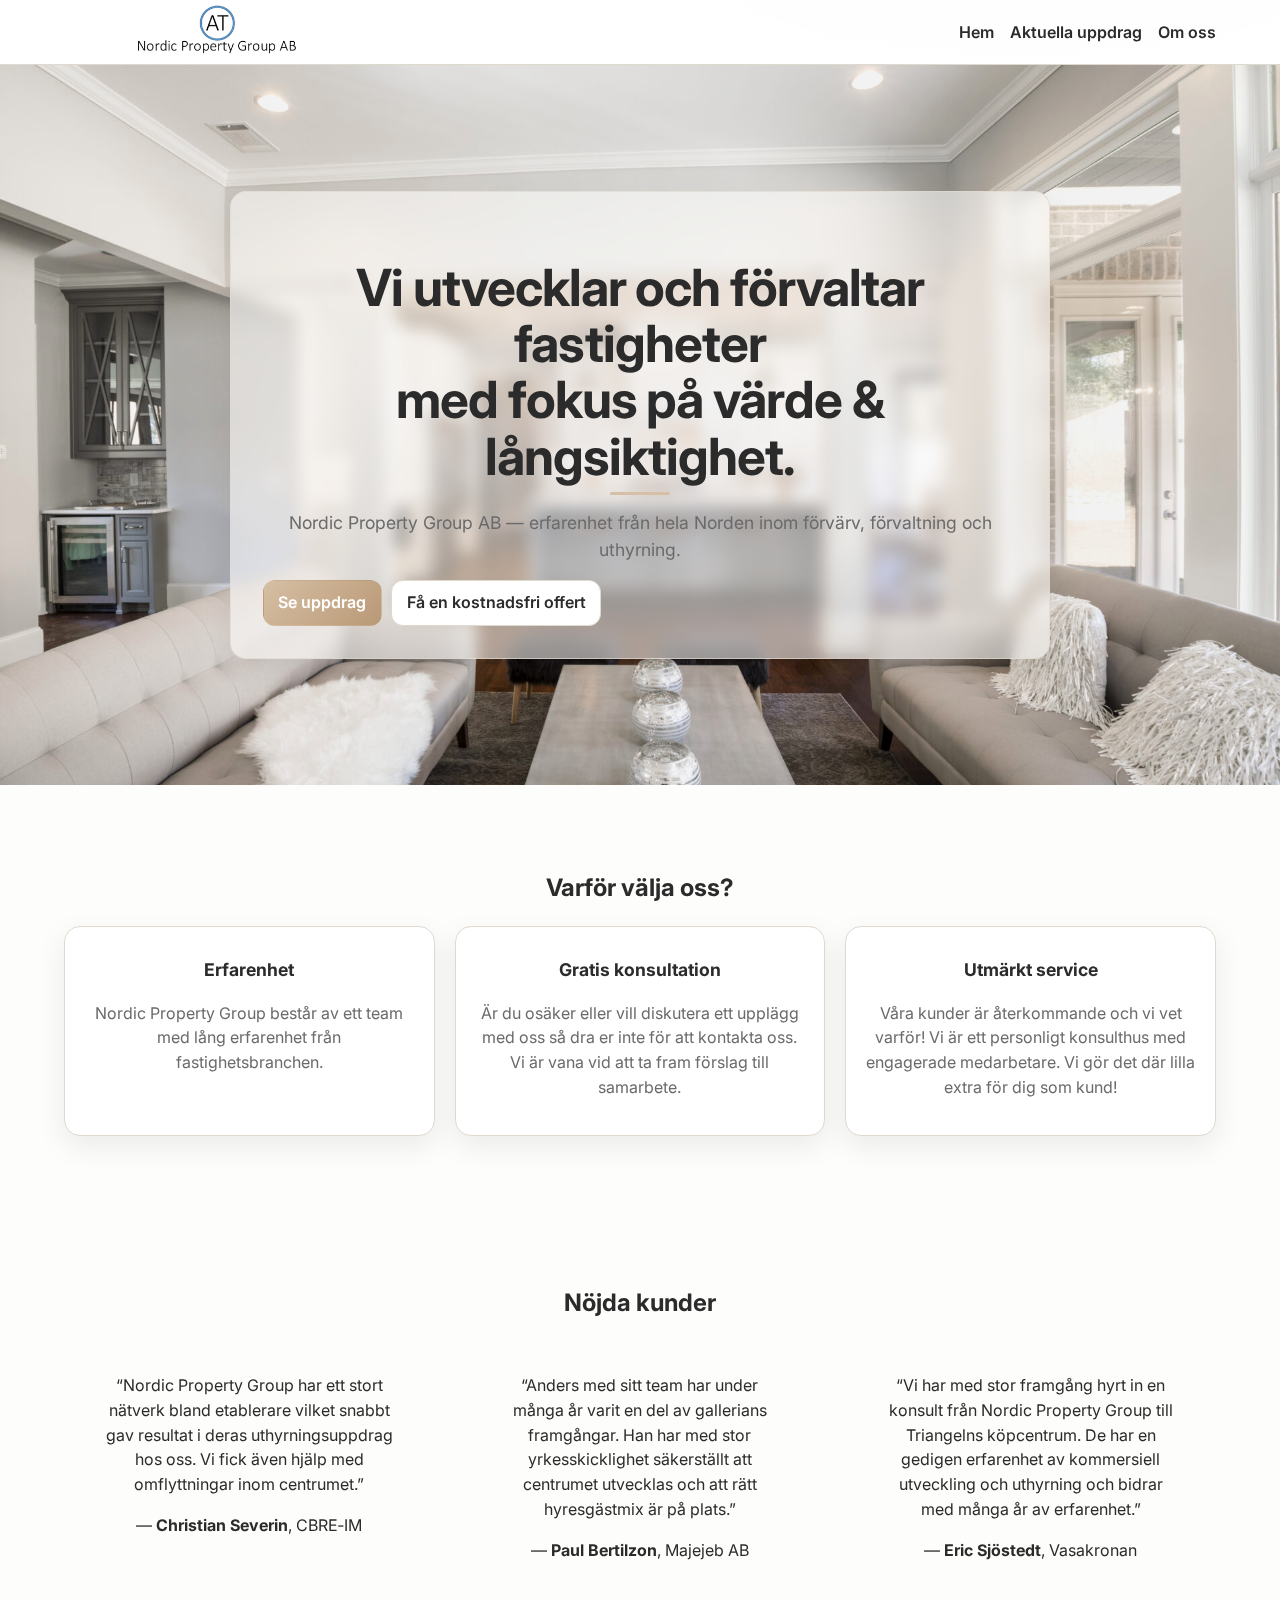
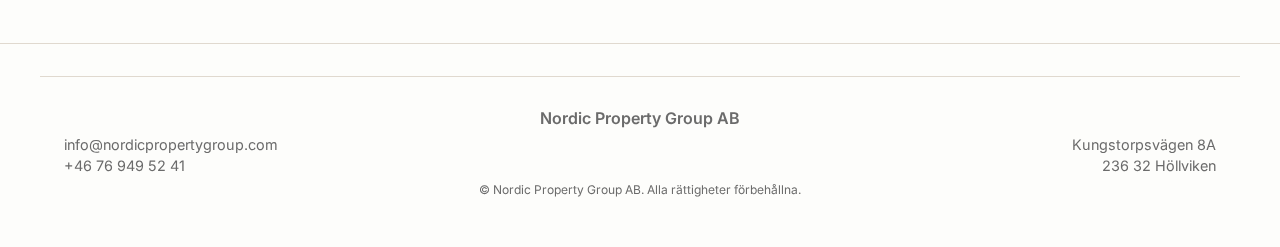
<file: index.html>
<!doctype html>
<html lang="sv" data-theme="light">
<head>
  <meta charset="utf-8" />
  <meta name="viewport" content="width=device-width, initial-scale=1" />
  <title>Nordic Property Group AB — Fastigheter</title>
  <meta name="description" content="Nordic Property Group AB — Nordisk fastighetskompetens: förvärv, förvaltning och utveckling." />
  <link rel="preconnect" href="https://fonts.gstatic.com" crossorigin>
  <link rel="stylesheet" href="styles.css">
  <link rel="stylesheet" href="https://fonts.googleapis.com/css2?family=Inter:wght@400;600;800&display=swap">
</head>
<body>
  <!-- NAV -->
  <nav class="nav">
    <div class="container nav-wrap">
      <a class="brand" href="index.html" aria-label="Nordic Property Group AB startsida">
        <img src="NPAB.png" alt="Nordic Property Group AB logotyp">
      </a>
      <div class="menu" id="menu">
        <a href="index.html">Hem</a>
        <a href="assignments.html">Aktuella uppdrag</a>
        <a href="about.html">Om oss</a>
      </div>
      <div class="nav-actions">
        <button class="burger" id="burger" aria-expanded="false" aria-controls="menu" aria-label="Öppna meny">☰</button>
      </div>
    </div>
  </nav>

  <!-- HERO -->
  <!-- HERO -->
<header class="hero hero-bg" style="--hero-img: url('fastighet.png');">
  <div class="aurora" aria-hidden="true"></div>
  <div class="container hero-inner reveal">
    <div class="hero-card">
      <h1>Vi utvecklar och förvaltar fastigheter<br><span class="muted">med fokus på värde & långsiktighet.</span></h1>
      <p>Nordic Property Group AB — erfarenhet från hela Norden inom förvärv, förvaltning och uthyrning.</p>
      <div class="cta">
        <a class="btn primary" href="assignments.html">Se uppdrag</a>
        <a class="btn" href="about.html#kontaktform">Få en kostnadsfri offert</a>
      </div>
    </div>
  </div>
</header>

  
  <!-- WHY US -->
  <section class="section">
    <div class="container">
      <h2>Varför välja oss?</h2>
      <div class="grid cards" style="margin-top:1rem">
        <article class="card">
          <h3>Erfarenhet</h3>
          <p>Nordic Property Group består av ett team med lång erfarenhet från fastighetsbranchen.</p>
        </article>
        <article class="card">
          <h3>Gratis konsultation</h3>
          <p>Är du osäker eller vill diskutera ett upplägg med oss så dra er inte för att kontakta oss. Vi är vana vid att ta fram förslag till samarbete.</p>
        </article>
        <article class="card">
          <h3>Utmärkt service</h3>
          <p>Våra kunder är återkommande och vi vet varför! Vi är ett personligt konsulthus med engagerade medarbetare. Vi gör det där lilla extra för dig som kund!</p>
        </article>
      </div></div>
    </div>
  </section>

  <!-- TESTIMONIALS / Nöjda kunder -->
  <section class="section" aria-labelledby="testi-title">
    <div class="container">
      <h2 id="testi-title">Nöjda kunder</h2>
      <div class="grid testis" style="margin-top:1rem">
        <figure class="quote">
          <p>“Nordic Property Group har ett stort nätverk bland etablerare vilket snabbt gav resultat i deras uthyrningsuppdrag hos oss. Vi fick även hjälp med omflyttningar inom centrumet.”</p>
          <figcaption>— <strong>Christian Severin</strong>, CBRE‑IM</figcaption>
        </figure>
        <figure class="quote">
          <p>“Anders med sitt team har under många år varit en del av gallerians framgångar. Han har med stor yrkesskicklighet säkerställt att centrumet utvecklas och att rätt hyresgästmix är på plats.”</p>
          <figcaption>— <strong>Paul Bertilzon</strong>, Majejeb AB</figcaption>
        </figure>
        <figure class="quote">
          <p>“Vi har med stor framgång hyrt in en konsult från Nordic Property Group till Triangelns köpcentrum. De har en gedigen erfarenhet av kommersiell utveckling och uthyrning och bidrar med många år av erfarenhet.”</p>
          <figcaption>— <strong>Eric Sjöstedt</strong>, Vasakronan</figcaption>
        </figure>
      </div>
    </div>
  </section>

<footer>
  <div class="container" style="padding:1rem 0; border-top:1px solid var(--border);">
    <h2 style="text-align:center; font-size:1rem; font-weight:600; margin-bottom:.3rem;">
      Nordic Property Group AB
    </h2>
    <div style="display:grid; grid-template-columns:auto auto; justify-content:space-between; gap:.5rem;">
      <!-- Vänster kolumn -->
      <div style="text-align:left; line-height:1.4; font-size:.9rem;">
        <div><a href="mailto:info@nordicpropertygroup.com">info@nordicpropertygroup.com</a></div>
        <div><a href="tel:+46769495241">+46 76 949 52 41</a></div>
      </div>
      <!-- Höger kolumn -->
      <div style="text-align:right; line-height:1.4; font-size:.9rem;">
        <div>Kungstorpsvägen 8A</div>
        <div>236 32 Höllviken</div>
      </div>
    </div>
    <div style="text-align:center; margin-top:.3rem; font-size:.75rem; color:var(--muted);">
      © <span id="year"></span> Nordic Property Group AB. Alla rättigheter förbehållna.
    </div>
  </div>
</footer>

  <script src="app.js"></script>
</body>
</html>
</file>
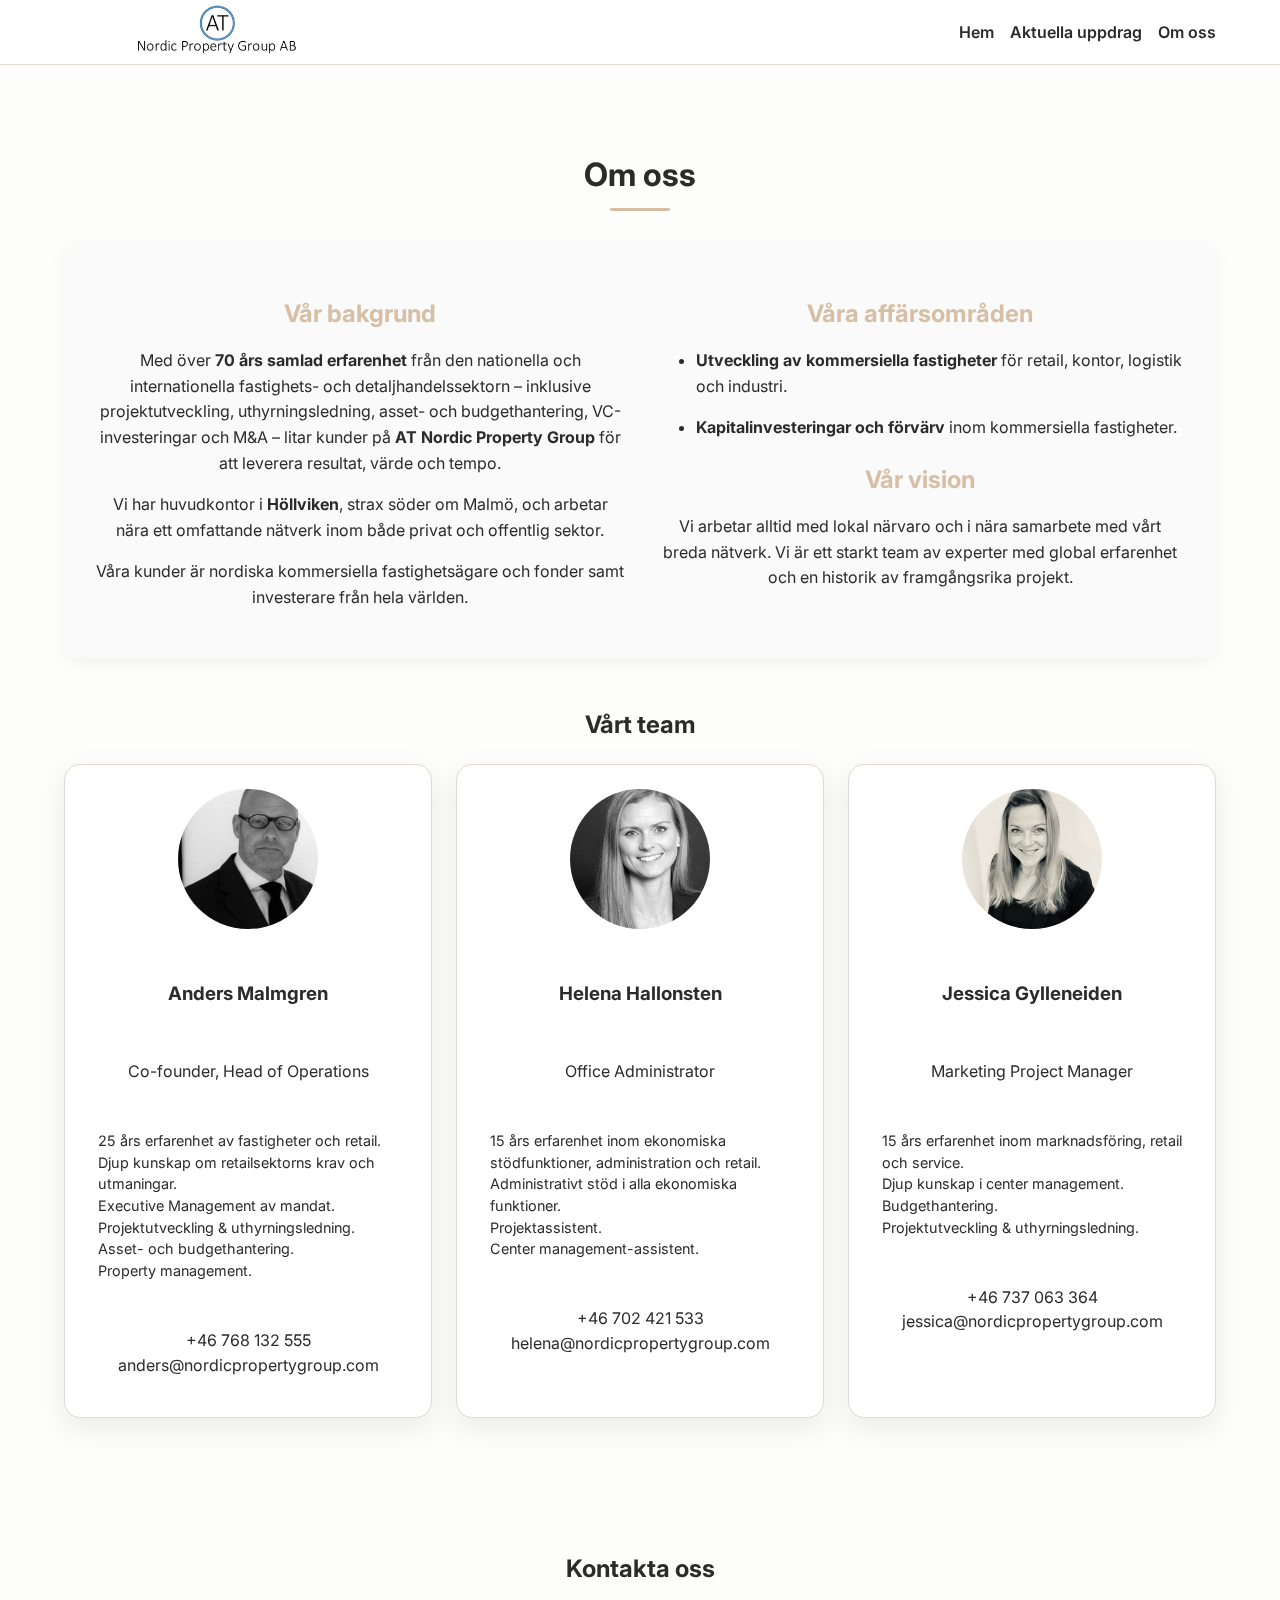
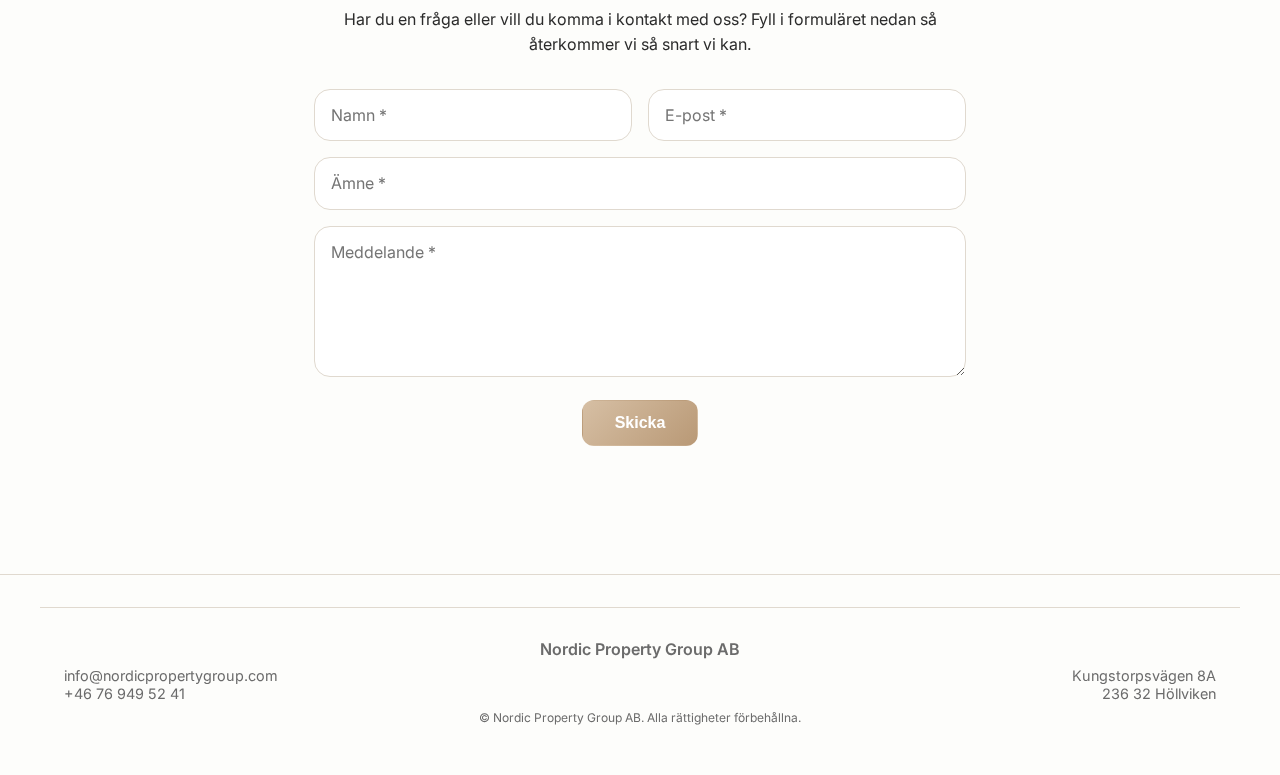
<file: about.html>
<!doctype html>
<html lang="sv" data-theme="light">
<head>
  <meta charset="utf-8" />
  <meta name="viewport" content="width=device-width, initial-scale=1" />
  <title>Om oss — Nordic Property Group AB</title>
  <meta name="description" content="Om Nordic Property Group AB – erfarenhet, affärsområden och team.">
  <link rel="stylesheet" href="styles.css?v=10">
  <link rel="stylesheet" href="https://fonts.googleapis.com/css2?family=Inter:wght@400;600;800&display=swap">
</head>
<body>
  <!-- NAV -->
  <nav class="nav">
    <div class="container nav-wrap">
      <a class="brand" href="index.html" aria-label="Nordic Property Group AB startsida">
        <img src="NPAB.png" alt="Nordic Property Group AB logotyp">
      </a>
      <div class="menu" id="menu">
        <a href="index.html">Hem</a>
        <a href="assignments.html">Aktuella uppdrag</a>
        <a href="about.html" aria-current="page">Om oss</a>
      </div>
      <div class="nav-actions">
        <button id="burger" class="burger" aria-controls="menu" aria-expanded="false" aria-label="Öppna menyn">
  <span></span>
  <span></span>
  <span></span>
</button>
      </div>
    </div>
  </nav>

<main class="section">
  <div class="container">

    <h1>Om oss</h1>

<div class="about-grid">
  <div>
    <h2>Vår bakgrund</h2>
    <p>
      Med över <strong>70 års samlad erfarenhet</strong> från den nationella och internationella
      fastighets- och detaljhandelssektorn – inklusive projektutveckling, uthyrningsledning,
      asset- och budgethantering, VC-investeringar och M&amp;A – litar kunder på
      <strong>AT Nordic Property Group</strong> för att leverera resultat, värde och tempo.
    </p>
    <p>
      Vi har huvudkontor i <strong>Höllviken</strong>, strax söder om Malmö, och arbetar nära ett
      omfattande nätverk inom både privat och offentlig sektor.
    </p>
    <p>
      Våra kunder är nordiska kommersiella fastighetsägare och fonder samt investerare från hela världen.
    </p>
  </div>

  <div>
    <h2>Våra affärsområden</h2>
    <ul>
      <li><strong>Utveckling av kommersiella fastigheter</strong> för retail, kontor, logistik och industri.</li>
      <li><strong>Kapitalinvesteringar och förvärv</strong> inom kommersiella fastigheter.</li>
    </ul>

    <h2>Vår vision</h2>
    <p>
      Vi arbetar alltid med lokal närvaro och i nära samarbete med vårt breda nätverk.
      Vi är ett starkt team av experter med global erfarenhet och en historik av framgångsrika projekt.
    </p>
  </div>
</div>

    <!-- Team i tre kolumner -->
    <h2>Vårt team</h2>
    <div class="grid people" style="margin-top:1rem; grid-template-columns:repeat(auto-fit,minmax(260px,1fr)); gap:1.5rem;">

      <!-- Anders -->
      <article class="person" style="display:flex; flex-direction:column; align-items:center; text-align:center; padding:1.5rem; border:1px solid var(--border); border-radius:var(--radius);">
        <img src="anders.jpg" alt="Anders Malmgren" style="width:140px; height:140px; border-radius:50%; object-fit:cover; margin-bottom:1rem;">
        <h3>Anders Malmgren</h3>
        <p class="muted">Co-founder, Head of Operations</p>
        <p style="font-size:.9rem; line-height:1.5; text-align:left; max-width:300px;">
          25 års erfarenhet av fastigheter och retail.<br>
          Djup kunskap om retailsektorns krav och utmaningar.<br>
          Executive Management av mandat.<br>
          Projektutveckling &amp; uthyrningsledning.<br>
          Asset- och budgethantering.<br>
          Property management.
        </p>
        <p>
          <a href="tel:+46768132555">+46 768 132 555</a><br>
          <a href="mailto:anders@nordicpropertygroup.com">anders@nordicpropertygroup.com</a>
        </p>
      </article>

      <!-- Helena -->
      <article class="person" style="display:flex; flex-direction:column; align-items:center; text-align:center; padding:1.5rem; border:1px solid var(--border); border-radius:var(--radius);">
        <img src="helena.jpg" alt="Helena Hallonsten" style="width:140px; height:140px; border-radius:50%; object-fit:cover; margin-bottom:1rem;">
        <h3>Helena Hallonsten</h3>
        <p class="muted">Office Administrator</p>
        <p style="font-size:.9rem; line-height:1.5; text-align:left; max-width:300px;">
          15 års erfarenhet inom ekonomiska stödfunktioner, administration och retail.<br>
          Administrativt stöd i alla ekonomiska funktioner.<br>
          Projektassistent.<br>
          Center management-assistent.
        </p>
        <p>
          <a href="tel:+46702421533">+46 702 421 533</a><br>
          <a href="mailto:helena@nordicpropertygroup.com">helena@nordicpropertygroup.com</a>
        </p>
      </article>

      <!-- Jessica -->
      <article class="person" style="display:flex; flex-direction:column; align-items:center; text-align:center; padding:1.5rem; border:1px solid var(--border); border-radius:var(--radius);">
        <img src="jessica.jpg" alt="Jessica Gylleneiden" style="width:140px; height:140px; border-radius:50%; object-fit:cover; margin-bottom:1rem;">
        <h3>Jessica Gylleneiden</h3>
        <p class="muted">Marketing Project Manager</p>
        <p style="font-size:.9rem; line-height:1.5; text-align:left; max-width:300px;">
          15 års erfarenhet inom marknadsföring, retail och service.<br>
          Djup kunskap i center management.<br>
          Budgethantering.<br>
          Projektutveckling &amp; uthyrningsledning.
        </p>
        <p>
          <a href="tel:+46737063364">+46 737 063 364</a><br>
          <a href="mailto:jessica@nordicpropertygroup.com">jessica@nordicpropertygroup.com</a>
        </p>
      </article>

    </div> <!-- /grid people -->

    <!-- Kontaktformulär längst ner -->
    <section id="kontaktform" class="section contact-form" style="margin-top:3rem;">
      <div class="container" style="max-width:700px; text-align:center;">
        <h2>Kontakta oss</h2>
        <p class="muted" style="margin-bottom:2rem;">
          Har du en fråga eller vill du komma i kontakt med oss? Fyll i formuläret nedan så återkommer vi så snart vi kan.
        </p>

        <form class="form" onsubmit="event.preventDefault(); alert('Tack för ditt meddelande! Vi återkommer snart.');">

          <div style="display:grid; grid-template-columns:1fr 1fr; gap:1rem; margin-bottom:1rem;">
            <input id="name" name="name" type="text" required placeholder="Namn *">
            <input id="email" name="email" type="email" required placeholder="E-post *">
          </div>

          <input id="subject" name="subject" type="text" required placeholder="Ämne *" style="width:100%; margin-bottom:1rem;">

          <textarea id="message" name="message" rows="5" required placeholder="Meddelande *" style="width:100%; margin-bottom:1rem;"></textarea>

          <button type="submit" class="btn primary" style="padding:.8rem 2rem; font-size:1rem;">
            Skicka
          </button>
        </form>
      </div>
    </section>

  </div> <!-- /container -->
</main>



  <!-- FOOTER -->
  <footer>
    <div class="container" style="padding:1rem 0; border-top:1px solid var(--border);">
      <h2 style="text-align:center; font-size:1rem; font-weight:600; margin-bottom:.3rem;">
        Nordic Property Group AB
      </h2>
      <div style="display:grid; grid-template-columns:auto auto; justify-content:space-between; gap:.4rem;">
        <div style="text-align:left; line-height:1.3; font-size:.9rem;">
          <div><a href="mailto:info@nordicpropertygroup.com">info@nordicpropertygroup.com</a></div>
          <div><a href="tel:+46769495241">+46 76 949 52 41</a></div>
        </div>
        <div style="text-align:right; line-height:1.3; font-size:.9rem;">
          <div>Kungstorpsvägen 8A</div>
          <div>236 32 Höllviken</div>
        </div>
      </div>
      <div style="text-align:center; margin-top:.3rem; font-size:.75rem; color:var(--muted);">
        © <span id="year"></span> Nordic Property Group AB. Alla rättigheter förbehållna.
      </div>
    </div>
  </footer>

  <script src="app.js"></script>
</body>
</html>
</file>
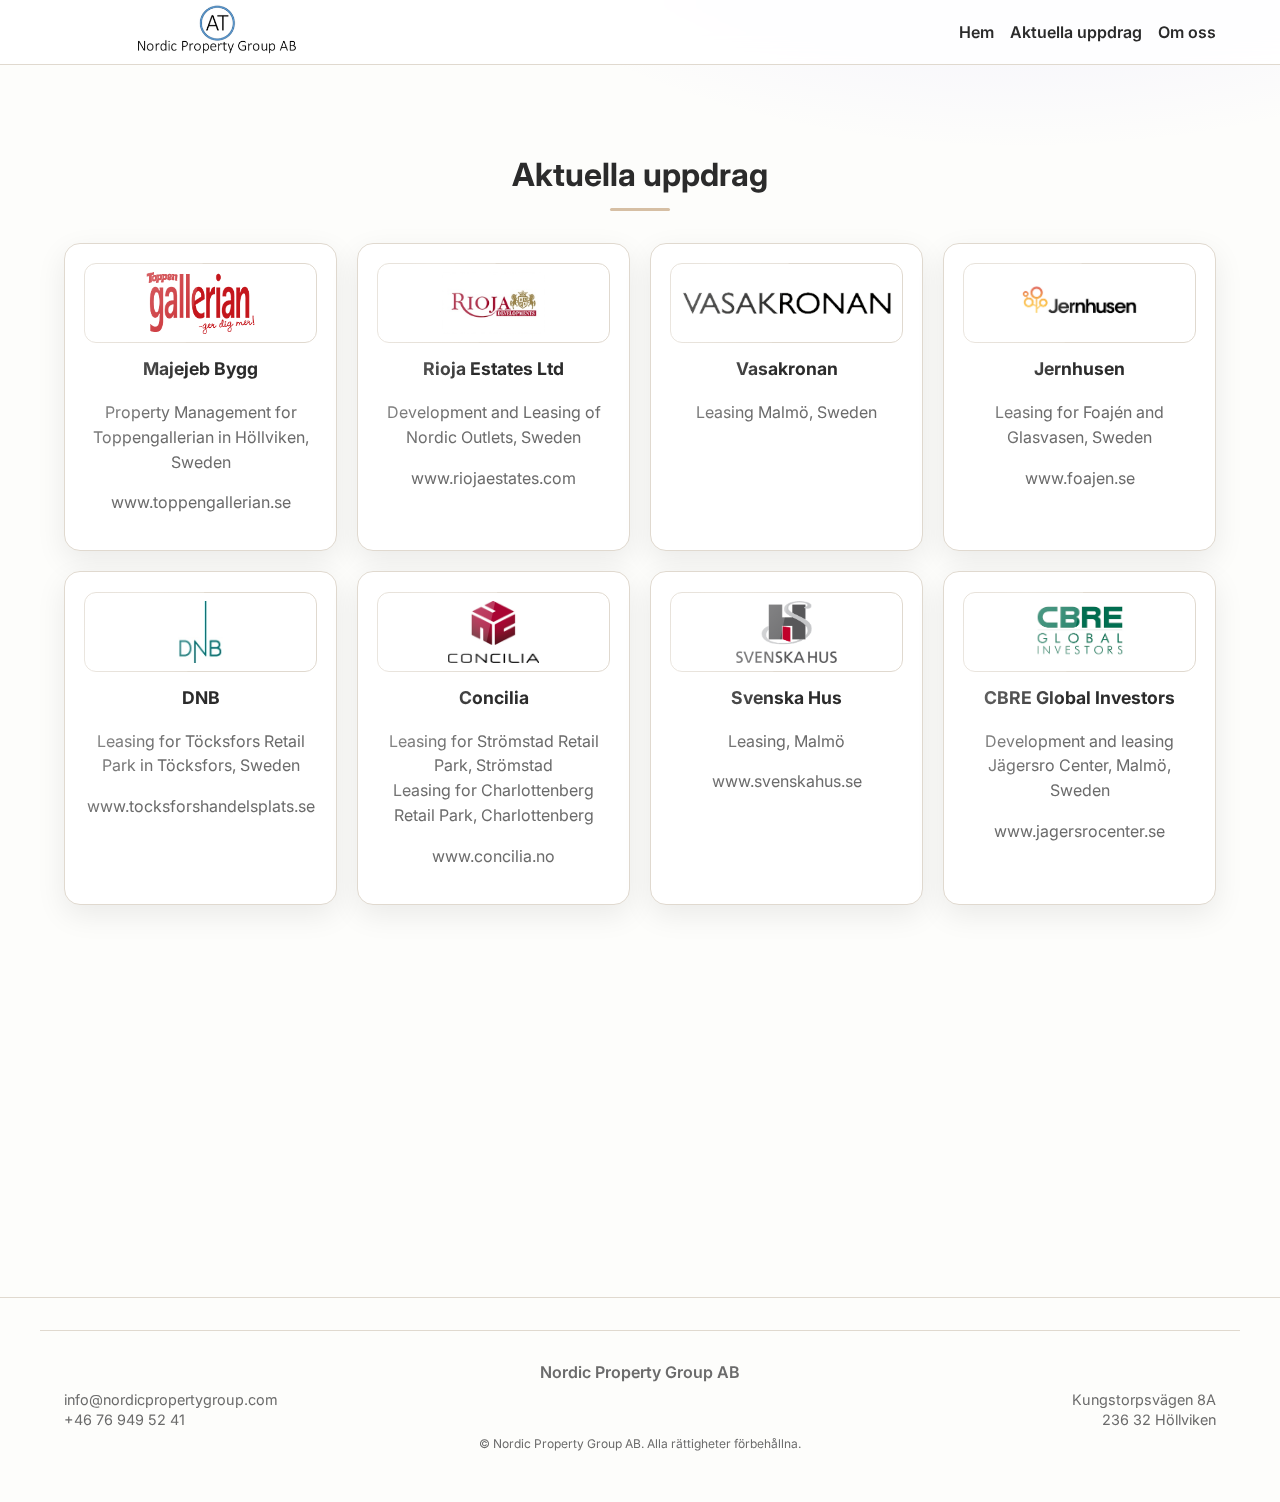
<file: assignments.html>
<!doctype html>
<html lang="sv" data-theme="light">
<head>
  <meta charset="utf-8" />
  <meta name="viewport" content="width=device-width, initial-scale=1" />
  <title>Aktuella uppdrag — Nordic Property Group AB</title>
  <meta name="description" content="Pågående förvärv, utveckling och förvaltningsuppdrag." />
  <link rel="stylesheet" href="styles.css?v=10">
  <link rel="stylesheet" href="https://fonts.googleapis.com/css2?family=Inter:wght@400;600;800&display=swap">
</head>
<body>
  <nav class="nav">
    <div class="container nav-wrap">
      <a class="brand" href="index.html" aria-label="Nordic Property Group AB startsida">
  <img src="NPAB.png" alt="Nordic Property Group AB logotyp">
</a>
      <div class="menu" id="menu">
        <a href="index.html">Hem</a>
        <a href="assignments.html">Aktuella uppdrag</a>
        <a href="about.html">Om oss</a>
      </div>
      <div class="nav-actions">
        <button class="burger" id="burger" aria-expanded="false" aria-controls="menu" aria-label="Öppna meny">☰</button>
      </div>
    </div>
  </nav>

<main class="section">
  <div class="container">
    <h1>Aktuella uppdrag</h1>

    <div class="grid assignments" style="margin-top:1rem">

      <article class="card assign-card reveal" data-tags="förvaltning">
        <div class="logo-frame">
          <img src="majejeb.png" alt="Majejeb Bygg logo" loading="lazy">
        </div>
        <h3>Majejeb Bygg</h3>
        <p>Property Management for Toppengallerian in Höllviken, Sweden</p>
        <p><a href="https://www.toppengallerian.se" target="_blank">www.toppengallerian.se</a></p>
      </article>

      <article class="card assign-card reveal" data-tags="utveckling;leasing">
        <div class="logo-frame">
          <img src="rioja.png" alt="Rioja Estates Ltd logo" loading="lazy">
        </div>
        <h3>Rioja Estates Ltd</h3>
        <p>Development and Leasing of Nordic Outlets, Sweden</p>
        <p><a href="https://www.riojaestates.com" target="_blank">www.riojaestates.com</a></p>
      </article>

      <article class="card assign-card reveal" data-tags="leasing">
        <div class="logo-frame">
          <img src="vasakronan.png" alt="Vasakronan logo" loading="lazy">
        </div>
        <h3>Vasakronan</h3>
        <p>Leasing Malmö, Sweden</p>
      </article>

      <article class="card assign-card reveal" data-tags="leasing">
        <div class="logo-frame">
          <img src="jernhusen.png" alt="Jernhusen logo" loading="lazy">
        </div>
        <h3>Jernhusen</h3>
        <p>Leasing for Foajén and Glasvasen, Sweden</p>
        <p><a href="https://www.foajen.se" target="_blank">www.foajen.se</a></p>
      </article>

      <article class="card assign-card reveal" data-tags="leasing">
        <div class="logo-frame">
          <img src="dnb.png" alt="DNB logo" loading="lazy">
        </div>
        <h3>DNB</h3>
        <p>Leasing for Töcksfors Retail Park in Töcksfors, Sweden</p>
        <p><a href="https://www.tocksforshandelsplats.se" target="_blank">www.tocksforshandelsplats.se</a></p>
      </article>

      <article class="card assign-card reveal" data-tags="leasing">
        <div class="logo-frame">
          <img src="concilia.png" alt="Concilia logo" loading="lazy">
        </div>
        <h3>Concilia</h3>
        <p>Leasing for Strömstad Retail Park, Strömstad<br>Leasing for Charlottenberg Retail Park, Charlottenberg</p>
        <p><a href="https://www.concilia.no" target="_blank">www.concilia.no</a></p>
      </article>

      <article class="card assign-card reveal" data-tags="leasing">
        <div class="logo-frame">
          <img src="svenskahus.png" alt="Svenska Hus logo" loading="lazy">
        </div>
        <h3>Svenska Hus</h3>
        <p>Leasing, Malmö</p>
        <p><a href="https://www.svenskahus.se" target="_blank">www.svenskahus.se</a></p>
      </article>

      <article class="card assign-card reveal" data-tags="utveckling;leasing">
        <div class="logo-frame">
          <img src="cbre.png" alt="CBRE Global Investors logo" loading="lazy">
        </div>
        <h3>CBRE Global Investors</h3>
        <p>Development and leasing Jägersro Center, Malmö, Sweden</p>
        <p><a href="https://www.jagersrocenter.se" target="_blank">www.jagersrocenter.se</a></p>
      </article>

      <article class="card assign-card reveal" data-tags="leasing">
        <div class="logo-frame">
          <img src="citycon.png" alt="Citycon logo" loading="lazy">
        </div>
        <h3>CITYCON</h3>
        <p>Leasing for Straedet, Köge, Denmark and Albertslund, Denmark</p>
        <p><a href="https://www.citycon.com" target="_blank">www.citycon.com</a></p>
      </article>

      <article class="card assign-card reveal" data-tags="leasing">
        <div class="logo-frame">
          <img src="loarp.png" alt="Loarps Gårdskontor logo" loading="lazy">
        </div>
        <h3>LOARPS GÅRDSKONTOR</h3>
        <p>Leasing, Tågarp, Sweden</p>
        <p><a href="https://www.loarp.com" target="_blank">www.loarp.com</a></p>
      </article>

      <article class="card assign-card reveal" data-tags="leasing">
        <div class="logo-frame">
          <img src="balder.png" alt="Balder logo" loading="lazy">
        </div>
        <h3>BALDER</h3>
        <p>Leasing, Malmö, Sweden</p>
        <p><a href="https://www.balder.se" target="_blank">www.balder.se</a></p>
      </article>

      <article class="card assign-card reveal" data-tags="leasing">
        <div class="logo-frame">
          <img src="catena.png" alt="Catena logo" loading="lazy">
        </div>
        <h3>CATENA</h3>
        <p>Leasing for Lockarp, Malmö, Sweden</p>
        <p><a href="https://www.catenafastigheter.com" target="_blank">www.catenafastigheter.com</a></p>
      </article>

    </div>
  </div>
</main>



<footer>
  <div class="container" style="padding:1rem 0; border-top:1px solid var(--border);">
    <h2 style="text-align:center; font-size:1rem; font-weight:600; margin-bottom:.3rem;">
      Nordic Property Group AB
    </h2>
    <div style="display:grid; grid-template-columns:auto auto; justify-content:space-between; gap:.5rem;">
      <!-- Vänster kolumn -->
      <div style="text-align:left; line-height:1.4; font-size:.9rem;">
        <div><a href="mailto:info@nordicpropertygroup.com">info@nordicpropertygroup.com</a></div>
        <div><a href="tel:+46769495241">+46 76 949 52 41</a></div>
      </div>
      <!-- Höger kolumn -->
      <div style="text-align:right; line-height:1.4; font-size:.9rem;">
        <div>Kungstorpsvägen 8A</div>
        <div>236 32 Höllviken</div>
      </div>
    </div>
    <div style="text-align:center; margin-top:.3rem; font-size:.75rem; color:var(--muted);">
      © <span id="year"></span> Nordic Property Group AB. Alla rättigheter förbehållna.
    </div>
  </div>
</footer>

  <script src="app.js"></script>
</body>
</html>
</file>
<file: styles.css>
/* Nordic Property Group AB — styles.css */
:root{
  --bg:#0b0c10;
  --bg-elev:#111218;
  --text:#e6e8ee;
  --muted:#a3adbf;
  --brand:#4ea0ff;
  --brand2:#7b6dff;
  --border:#1e2230;
  --radius:16px;
  --shadow:0 10px 30px rgba(0,0,0,.35);
  --container:1200px;
}
@media (prefers-color-scheme: light){
  :root {
  --bg:#fdfdfb;
  --bg-elev:#ffffff;
  --text:#2b2b2b;
  --muted:#6b6b6b;
  --brand:#d6bfa4;   /* ljus beige */
  --brand2:#b99976;  /* lite mörkare beige/brun för gradient */
  --border:#e0d9cf;
  --radius:16px;
  --shadow:0 10px 30px rgba(0,0,0,.08);
  --container:1200px;
}
}
* ,*::before,*::after{box-sizing:border-box}
html,body{margin:0;padding:0}
html:focus-within{scroll-behavior:smooth}
body{min-height:100vh;background:
  radial-gradient(1200px 600px at 80% -10%, rgba(123,109,255,.12), transparent 50%),
  radial-gradient(900px 500px at 10% -20%, rgba(78,160,255,.16), transparent 60%), var(--bg);
  color:var(--text);font-family:Inter,system-ui,-apple-system,Segoe UI,Roboto,Ubuntu,Cantarell,Noto Sans,Arial;line-height:1.55}
a{color:inherit;text-decoration:none}
img,svg,picture{display:block;max-width:100%}
.container {
  max-width: 1200px;
  margin: 0 auto;
  padding: 0; /* mindre padding, loggan flyttar sig vänster */
}
.section{padding:clamp(2.5rem,5vw,5rem) 0}
.grid{display:grid;gap:1.25rem}

/* Nav */
.nav{position:sticky;top:0;z-index:40;backdrop-filter:saturate(180%) blur(12px);
  background:color-mix(in hsl, var(--bg-elev) 85%, transparent);border-bottom:1px solid var(--border)}
.nav-wrap{display:flex;align-items:center;justify-content:space-between;padding:.9rem 0}
.brand{display:inline-flex;align-items:center;gap:.6rem;font-weight:800;letter-spacing:.2px; margin-left: 0;  /* ser till att loggan ligger så långt till vänster det går */}
.logo{width:28px;height:28px;border-radius:8px;background:linear-gradient(135deg,var(--brand),var(--brand2));box-shadow:var(--shadow)}
.menu {
  display: none;
  align-items: center;
  gap: 1rem;
  font-weight: 600;
  margin-left: auto;   /* <-- detta trycker menylänkarna åt höger */
}
.nav-actions{display:flex;align-items:center;gap:.6rem}
.btn{display:inline-flex;align-items:center;gap:.5rem;border:1px solid var(--border);background:var(--bg-elev);
  color:var(--text);padding:.6rem .9rem;border-radius:12px;font-weight:600;transition:transform .12s ease, border-color .2s ease, background .2s ease}
.btn:hover{transform:translateY(-1px);border-color:color-mix(in hsl, var(--brand) 40%, var(--border))}
.btn.primary{background:linear-gradient(135deg,var(--brand),var(--brand2));color:#fff;border-color:transparent}
.burger{display:inline-flex;width:40px;height:40px;border-radius:12px;align-items:center;justify-content:center;cursor:pointer;border:1px solid var(--border);background:var(--bg-elev)}
@media(min-width:900px){.menu{display:flex}.burger{display:none}}

.hero-wrap{display:grid;gap:2rem;align-items:center;grid-template-columns:1fr}
.hero h1{font-size:clamp(2rem,5vw,3.5rem);line-height:1.1;letter-spacing:-.02em}
.hero p{color:var(--muted);font-size:clamp(1rem,1.6vw,1.125rem);margin-top:.9rem}
.eyebrow{display:inline-flex;gap:.5rem;align-items:center;border:1px solid var(--border);
  background:color-mix(in hsl, var(--bg-elev) 75%, transparent);padding:.35rem .6rem;border-radius:999px;font-size:.85rem;color:var(--muted)}
.chip{display:inline-flex;align-items:center;gap:.4rem;font-size:.9rem;padding:.3rem .6rem;background:color-mix(in hsl, var(--brand) 12%, var(--bg-elev));
  border:1px solid color-mix(in hsl, var(--brand) 25%, var(--border));color:color-mix(in hsl, white 90%, var(--brand));border-radius:999px}
@media(min-width:900px){.hero-wrap{grid-template-columns:1.05fr .95fr}}

/* Cards / sections */
.cards{grid-template-columns:repeat(auto-fit,minmax(240px,1fr))}
.card{background:var(--bg-elev);border:1px solid var(--border);border-radius:var(--radius);padding:1.2rem;box-shadow:var(--shadow);
  transition:transform .12s ease, border-color .2s ease}
.card:hover{transform:translateY(-4px);border-color:color-mix(in hsl, var(--brand) 35%, var(--border))}
.card h3{font-size:1.1rem;margin-top:.6rem}
.card p{color:var(--muted);margin-top:.3rem}

/* Assignments grid */
.assignments{grid-template-columns:repeat(auto-fit,minmax(260px,1fr))}
.assign-card .tag{display:inline-block;font-size:.8rem;padding:.15rem .5rem;border-radius:999px;border:1px solid color-mix(in hsl, var(--brand) 25%, var(--border));
  background:color-mix(in hsl, var(--brand) 10%, var(--bg-elev));margin-top:.4rem}

/* Kontakt cards */
.people{grid-template-columns:repeat(auto-fit,minmax(260px,1fr))}
.person{display:grid;grid-template-columns:72px 1fr;gap:1rem;align-items:center;background:var(--bg-elev);border:1px solid var(--border);
  border-radius:var(--radius);padding:1rem;box-shadow:var(--shadow)}
.avatar{width:72px;height:72px;border-radius:999px;background:linear-gradient(135deg,var(--brand),var(--brand2));display:grid;place-items:center;
  color:#fff;font-weight:800}
.person a{word-break:break-all}

/* Footer */
footer{padding:2rem 0;color:var(--muted);border-top:1px solid var(--border)}
.foot{display:flex;flex-wrap:wrap;gap:1rem;align-items:center;justify-content:space-between}
/* Custom tweaks */
.section h1, .section h2, .section p, .section .card, .section .quote { text-align:center; }
.testis { grid-template-columns: repeat(auto-fit, minmax(280px,1fr)); text-align:center; }


/* ===== Hero med bakgrund + Ken Burns ===== */
.hero.hero-bg {
  position: relative;
  min-height: clamp(70vh, 80vh, 95vh);
  display: grid;
  place-items: center;
  padding: 0; /* vi låter container sköta luft */
  overflow: hidden;
}

/* Bakgrundsbild i :before */
.hero.hero-bg::before {
  content: "";
  position: absolute;
  inset: 0;
  background-image: var(--hero-img);
  background-size: cover;
  background-position: center;
  filter: saturate(1.05) contrast(1.05) brightness(.95);
  transform: scale(1.05);
  animation: kenburns 22s ease-in-out infinite alternate;
}

/* Mörk gradient över bilden för läsbarhet */
.hero.hero-bg::after {
  content: "";
  position: absolute;
  inset: 0;
  background: linear-gradient(
    to bottom,
    rgba(0,0,0,.45),
    rgba(0,0,0,.35) 30%,
    rgba(0,0,0,.25) 60%,
    rgba(0,0,0,.45)
  );
  pointer-events: none;
}

/* Inre wrapper */
.hero-inner {
  position: relative;
  z-index: 2;
  width: min(100% - 2rem, var(--container));
  margin-inline: auto;
}

/* Glas-/blur-kort för texten */
.hero-card {
  backdrop-filter: blur(8px) saturate(120%);
  -webkit-backdrop-filter: blur(8px) saturate(120%);
  background: color-mix(in hsl, var(--bg-elev) 55%, transparent);
  border: 1px solid color-mix(in hsl, var(--border) 70%, transparent);
  border-radius: var(--radius);
  padding: clamp(1rem, 4vw, 2rem);
  box-shadow: var(--shadow);
  max-width: 820px;
}

.hero-card h1 {
  font-size: clamp(2rem, 5vw, 3.2rem);
  line-height: 1.1;
  letter-spacing: -0.02em;
  margin-bottom: .6rem;
}

.hero-card p {
  color: var(--muted);
  font-size: clamp(1rem, 1.4vw, 1.1rem);
  margin-bottom: 1rem;
}

.hero-card .cta {
  display: flex;
  gap: .6rem;
  flex-wrap: wrap;
}

/* Ken Burns animation */
@keyframes kenburns {
  0%   { transform: scale(1.05) translateY(0); background-position: center; }
  100% { transform: scale(1.12) translateY(-1.5%); background-position: center 46%; }
}

/* ===== Enkel scroll-in (reveal) ===== */
.reveal { opacity: 0; transform: translateY(12px); transition: opacity .6s ease, transform .6s ease; }
.reveal.is-visible { opacity: 1; transform: translateY(0); }


/* Kontaktformulär */
.contact-form input,
.contact-form textarea {
  padding: .8rem 1rem;
  border: 1px solid var(--border);
  border-radius: var(--radius);
  font: inherit;
  width: 100%;
}

.contact-form input:focus,
.contact-form textarea:focus {
  border-color: var(--primary);
  outline: none;
  box-shadow: 0 0 0 2px color-mix(in srgb, var(--primary), transparent 70%);
}

/* Filterchips */
.filters { display:flex; gap:.5rem; flex-wrap:wrap; }
.chip {
  border:1px solid var(--border);
  background:var(--bg-elev);
  border-radius:999px;
  padding:.45rem .8rem;
  font-weight:600;
  cursor:pointer;
  transition:transform .15s ease, background .2s ease, border-color .2s ease;
}
.chip:hover { transform:translateY(-1px); }
.chip.active { background:linear-gradient(135deg,var(--brand),var(--brand2)); color:white; border-color:transparent; }

/* Cards – hover + shine */
.assign-card { position:relative; overflow:hidden; transition:transform .2s ease, box-shadow .2s ease; }
.assign-card:hover { transform:translateY(-4px); box-shadow:0 12px 30px rgba(0,0,0,.12); }
.assign-card::after{
  content:"";
  position:absolute; inset:auto -40% 0 auto;
  width:80%; height:140%;
  background:linear-gradient(120deg, rgba(255,255,255,0) 20%, rgba(255,255,255,.35) 50%, rgba(255,255,255,0) 80%);
  transform:translateX(-120%) rotate(12deg);
  transition:transform .6s ease;
  pointer-events:none;
}
.assign-card:hover::after{ transform:translateX(80%) rotate(12deg); }

/* Loggor: grå → färg */
.assign-card .logo { max-height:60px; margin-bottom:.5rem; filter:grayscale(1) contrast(1.05); transition:filter .3s ease; }
.assign-card:hover .logo { filter:none; }

/* Scroll-in reveal */
.reveal { opacity:0; transform:translateY(10px); transition:opacity .5s ease, transform .5s ease; }
.reveal.is-visible { opacity:1; transform:translateY(0); }

/* Enhetliga, centrerade loggor */
.assign-card .logo-frame {
  height: 80px;                      /* höjd på loggor – ändra vid behov */
  display: flex;
  align-items: center;               /* vertikal centrering */
  justify-content: center;           /* horisontell centrering */
  background: #fff;
  border: 1px solid var(--border);
  border-radius: 12px;
  padding: .5rem;
  margin-bottom: .75rem;
  overflow: hidden;                  /* säkerställer att inget sticker ut */
}

.assign-card .logo-frame img {
  max-height: 100%;
  max-width: 100%;
  object-fit: contain;               /* behåller proportioner */
  display: block;
}

html {
  scroll-behavior: smooth;
}

#kontaktform {
  scroll-margin-top: 100px; /* justera värdet efter din navbarhöjd */
}
/* ===== Aurora-glow bakom heron ===== */
.aurora {
  position:absolute; inset:0;
  overflow:hidden; z-index:1;  /* ligger över bakgrunden men under texten */
  pointer-events:none;
  filter: blur(40px) saturate(130%);
}

.aurora::before,
.aurora::after {
  content:"";
  position:absolute;
  width:60vmax; height:60vmax;           /* stora mjuka “blobbar” */
  background:
    radial-gradient(closer-farthest-side at 30% 30%, rgba(255,200,150,.35), transparent 60%),
    radial-gradient(closer-farthest-side at 70% 70%, rgba(140,180,255,.35), transparent 60%),
    radial-gradient(closest-side at 50% 50%, rgba(255,120,200,.25), transparent 70%);
  transform: translate(-20%, -20%);
  animation: auroraFloat 26s ease-in-out infinite alternate;
}

.aurora::after {
  left:auto; right:-10%;
  top:auto; bottom:-10%;
  transform: translate(10%, 10%) rotate(20deg);
  animation-duration: 32s;
  animation-delay: -8s;
  background:
    radial-gradient(closer-farthest-side at 70% 30%, rgba(150,255,200,.28), transparent 60%),
    radial-gradient(closer-farthest-side at 30% 70%, rgba(255,180,120,.28), transparent 60%),
    radial-gradient(closest-side at 50% 50%, rgba(120,160,255,.22), transparent 70%);
}

@keyframes auroraFloat {
  0%   { transform: translate(-10%, -8%) rotate(0deg) scale(1);     }
  100% { transform: translate(6%, 4%) rotate(8deg) scale(1.08);     }
}

/* Se till att herons text ligger över auroran */
.hero-inner { position:relative; z-index:2; }

/* Liten “magnetisk” parallax på hero-kortet */
#heroCard {
  transition: transform .15s ease, box-shadow .2s ease;
  will-change: transform;
}
#heroCard:hover {
  box-shadow: 0 18px 50px rgba(0,0,0,.18);
}

.person {
  transition: transform .25s ease, box-shadow .25s ease;
  cursor: pointer;
}
.person:hover {
  transform: scale(1.04);
  box-shadow: 0 12px 28px rgba(0,0,0,0.12);
}
.person img {
  transition: transform .3s ease;
}
.person:hover img {
  transform: scale(1.08);
}

.about-grid {
  display: grid;
  grid-template-columns: 1fr 1fr;
  gap: 2rem;
  margin-bottom: 3rem;
  background: #fafafa;       /* ljus bakgrund bakom text */
  padding: 2rem;
  border-radius: 12px;
  box-shadow: 0 4px 16px rgba(0,0,0,.05);
}
.about-grid h2 {
  margin-bottom: .5rem;
  color: var(--brand, #444);
}
.about-grid p, 
.about-grid li {
  line-height: 1.6;
  margin-bottom: 1rem;
}
h1 {
  text-align: center;
  margin-bottom: 2rem;
  position: relative;
}
h1::after {
  content:"";
  display:block;
  width: 60px;
  height: 3px;
  margin: .5rem auto 0;
  background: var(--brand, #c2a476);
  border-radius: 2px;
}

/* --- Force light theme when HTML har data-theme="light" --- */
html[data-theme="light"] {
  color-scheme: light;
  --bg:#fdfdfb;
  --bg-elev:#ffffff;
  --text:#2b2b2b;
  --muted:#6b6b6b;
  --brand:#d6bfa4;   /* ljus beige */
  --brand2:#b99976;  /* lite mörkare beige/brun för gradient */
  --border:#e0d9cf;
  --radius:16px;
  --shadow:0 10px 30px rgba(0,0,0,.08);
  --container:1200px;
}

/* ===== Layout-fix: ge luft på mobil ===== */
.container {
  padding: 0 16px;  /* istället för 0 – gör att det inte blir ihoptryckt */
}
@media (min-width: 900px) {
  .container { padding: 0 24px; }
}

/* ===== Loggans storlek responsivt ===== */
.brand img {
  height: 48px;          /* bra mobilhöjd */
  width: auto;
}
@media (min-width: 900px) {
  .brand img { height: 64px; }  /* lite större på desktop */
}

/* ===== Gör nav-wrap till positionerings-ankare ===== */
.nav-wrap { position: relative; }

/* ===== Burgarmeny som fälls NED under headern på mobil ===== */
/* Grund: .menu är display:none hos dig <900px; vi stylar "öppen" variant */
.menu.is-open {
  display: flex;
  position: absolute;
  left: 0;
  right: 0;
  top: 100%;
  flex-direction: column;
  gap: .25rem;
  background: var(--bg-elev);
  border-bottom: 1px solid var(--border);
  padding: 8px 16px 12px;
  z-index: 50; /* över sidinnehållet */
}

/* Länkar i nedfälld meny */
.menu.is-open a {
  display: block;
  padding: 12px 8px;
  border-radius: 10px;
  font-weight: 600;
}
.menu.is-open a:active { opacity: .7; }
.menu.is-open a:hover  { background: rgba(0,0,0,.05); }

/* Hide burger på desktop, visa meny horisontellt (du har redan detta, men vi säkerställer) */
@media (min-width: 900px) {
  .menu { display: flex; position: static; gap: 1rem; padding: 0; }
  .burger { display: none; }
}

/* ===== Burgarknapp – liten X-animation när öppen (valfritt) ===== */
.burger.is-open { outline: 2px solid color-mix(in hsl, var(--brand) 35%, transparent); }

/* Ge luft på sidorna för all text */
.container {
  padding-left: 1rem;
  padding-right: 1rem;
}

@media (min-width: 900px) {
  .container {
    padding-left: 2rem;
    padding-right: 2rem;
  }
}
/* --- Spacing override: ge luft vid kanterna --- */
.container {
  padding-left: 16px !important;
  padding-right: 16px !important;
}

@media (min-width: 900px) {
  .container {
    padding-left: 24px !important;
    padding-right: 24px !important;
  }
}

/* Footer kan få lite extra luft om du vill */
.site-footer .container,
footer .container {
  padding-left: 24px !important;
  padding-right: 24px !important;
}
.about-grid {
  padding-left: 1rem;
  padding-right: 1rem;
}

@media (min-width: 900px) {
  .about-grid {
    padding-left: 2rem;
    padding-right: 2rem;
  }
}
/* === Burgarknapp === */
.burger {
  display: flex;
  flex-direction: column;
  justify-content: center;
  gap: 6px;                 /* avstånd mellan strecken */
  width: 48px;              /* större klick-yta */
  height: 48px;
  border: none;             /* ingen kant */
  background: transparent;  /* transparent bakgrund */
  cursor: pointer;
  padding: 0;
}

.burger:focus {
  outline: none;            /* ingen blå kant när man trycker på iPhone */
}

.burger span {
  display: block;
  width: 28px;              /* längd på strecken */
  height: 3px;              /* tjocklek */
  background-color: var(--text, #2b2b2b);
  border-radius: 2px;
  transition: transform 0.25s ease, opacity 0.25s ease;
}

/* När knappen är öppen (via .is-open i JS) → gör ett snyggt X */
.burger.is-open span:nth-child(1) {
  transform: translateY(9px) rotate(45deg);
}
.burger.is-open span:nth-child(2) {
  opacity: 0;
}
.burger.is-open span:nth-child(3) {
  transform: translateY(-9px) rotate(-45deg);
}
/* Visa burgaren på mobil */
.burger {
  display: flex;
}

/* Dölj på desktop */
@media (min-width: 900px) {
  .burger {
    display: none;
  }
}

/* Större på mindre mobiler */
@media (max-width: 600px) {
  .burger {
    width: 56px;
    height: 56px;
    gap: 7px;
  }
  .burger span {
    width: 32px;
    height: 3.5px;
  }
}
/* --- Bas för burgaren --- */
.burger {
  display: flex;               /* syns på mobil */
  flex-direction: column;
  justify-content: center;
  gap: 6px;
  width: 48px;
  height: 48px;
  border: none;
  background: transparent;
  cursor: pointer;
  padding: 0;
  -webkit-tap-highlight-color: transparent; /* tar bort beige highlight i iOS Safari */
}

.burger:focus {
  outline: none;               /* tar bort blå outline */
  box-shadow: none;            /* säkerhetsbälte mot vissa browsers */
}

/* De tre strecken */
.burger span {
  display: block;
  width: 28px;
  height: 3px;
  background-color: var(--text, #2b2b2b);
  border-radius: 2px;
  transition: transform 0.25s ease, opacity 0.25s ease;
}

/* Gör X när öppen */
.burger.is-open span:nth-child(1) {
  transform: translateY(9px) rotate(45deg);
}
.burger.is-open span:nth-child(2) {
  opacity: 0;
}
.burger.is-open span:nth-child(3) {
  transform: translateY(-9px) rotate(-45deg);
}

/* --- Större på små mobiler --- */
@media (max-width: 600px) {
  .burger {
    width: 56px;
    height: 56px;
    gap: 7px;
  }
  .burger span {
    width: 32px;
    height: 3.5px;
  }
}

/* --- Dölj helt på desktop --- */
@media (min-width: 900px) {
  .burger {
    display: none;
  }
}
/* --- Burgaren större på små mobiler --- */
@media (max-width: 600px) {
  .burger {
    width: 56px !important;
    height: 56px !important;
    gap: 7px !important;
  }
  .burger span {
    width: 32px !important;
    height: 3.5px !important;
  }
}

/* Centrera hjälprutan vertikalt + horisontellt i hero */
.hero {
  position: relative;
}

.hero-inner {
  position: absolute;
  top: 50%;
  left: 50%;
  transform: translate(-50%, -50%);
  text-align: center;
  width: 100%;
  max-width: var(--container, 1200px);
  padding: 0 1rem;
}
/* --- HERO: stabil centrering utan absolute --- */
.hero {
  position: relative;
  display: grid;                 /* grid gör centreringen enkel */
  place-items: center;           /* både vertikalt och horisontellt */
  min-height: clamp(380px, 60vh, 680px);
}

.hero-inner {
  position: relative;            /* återställ ev. absolute-försök */
  top: auto;
  left: auto;
  transform: none;
  width: 100%;
  max-width: var(--container, 1200px);
  margin-inline: auto;
  text-align: center;
  padding: 0 16px;               /* lite luft mot kanterna */
}

@media (min-width: 900px) {
  .hero-inner { padding: 0 24px; }
}

/* säkerställ lagerordning mot bakgrundsbild/aurora */
.hero .hero-inner { z-index: 2; }
.hero::before,
.hero .aurora { z-index: 1; }

/* --- Burgaren syns bara på mobil < 900px --- */
@media (min-width: 900px) {
  .burger {
    display: none !important;
  }
}

/* --- Mycket större burgare på små skärmar --- */
@media (max-width: 900px) {
  .burger {
    display: flex;
    flex-direction: column;
    justify-content: center;
    gap: 10px;
    width: 72px !important;   /* mycket större klick-yta */
    height: 72px !important;
    border: none;
    background: transparent;
    cursor: pointer;
    padding: 0;
    -webkit-tap-highlight-color: transparent;
  }

  .burger span {
    width: 44px !important;   /* längre streck */
    height: 5px !important;   /* tjockare streck */
    background-color: var(--text, #2b2b2b);
    border-radius: 3px;
    transition: transform 0.25s ease, opacity 0.25s ease;
  }

  /* X-animation när öppen */
  .burger.is-open span:nth-child(1) {
    transform: translateY(15px) rotate(45deg);
  }
  .burger.is-open span:nth-child(2) {
    opacity: 0;
  }
  .burger.is-open span:nth-child(3) {
    transform: translateY(-15px) rotate(-45deg);
  }
}

/* --- BURGER: stor ikon på mobil, dold på desktop --- */
@media (min-width: 900px) {
  .burger { display: none !important; }
}

@media (max-width: 900px) {
  .burger {
    display: flex;
    flex-direction: column;
    justify-content: center;
    gap: 10px;
    width: 72px !important;
    height: 72px !important;
    border: 0;
    background: transparent;
    padding: 0;
    -webkit-tap-highlight-color: transparent;
    outline: none;
    box-shadow: none;
  }

  /* Viktigt: dessa två rader gör själva strecken större
     och slår ut alla tidigare regler */
  .burger span {
    width: 44px !important;
    height: 5px !important;
    background: var(--text, #2b2b2b);
    border-radius: 3px;
    transition: transform .25s ease, opacity .25s ease;
  }

  /* X-animation justerad för större streck */
  .burger.is-open span:nth-child(1) { transform: translateY(15px) rotate(45deg); }
  .burger.is-open span:nth-child(2) { opacity: 0; }
  .burger.is-open span:nth-child(3) { transform: translateY(-15px) rotate(-45deg); }
}
/* --- HERO: exakt centrerad på alla skärmar --- */
.hero {
  position: relative;
  display: grid;
  place-items: center;                 /* centrerar hero-innehållet */
  min-height: clamp(420px, 65vh, 760px);
}

.hero-inner {
  display: grid;
  justify-items: center;               /* centrerar innehållet horisontellt */
  align-items: center;                 /* centrerar vertikalt */
  width: 100%;
  max-width: var(--container, 1200px);
  margin: 0 auto;
  text-align: center;
  padding-inline: 24px;                /* lika mycket vänster/höger */
}

@media (max-width: 900px) {
  .hero-inner { padding-inline: 16px; }
}

.hero-card {
  margin: 0 auto;                      /* optisk centrering av själva boxen */
}

/* --- BURGER STOR BLÅ PÅ MOBIL --- */
@media (max-width: 900px) {
  .burger {
    display: flex;
    flex-direction: column;
    justify-content: center;
    gap: 10px;
    width: 80px !important;     /* ännu större yta */
    height: 80px !important;
    border: none;
    background: transparent;
    padding: 0;
    -webkit-tap-highlight-color: transparent;
    outline: none;
    box-shadow: none;
  }

  .burger span {
    width: 48px !important;     /* längre streck */
    height: 6px !important;     /* tjockare streck */
    background-color: #007BFF !important;  /* blå färg (Bootstrap blå) */
    border-radius: 3px;
    transition: transform 0.25s ease, opacity 0.25s ease;
  }

  /* X-animation justerad för större streck */
  .burger.is-open span:nth-child(1) {
    transform: translateY(16px) rotate(45deg);
  }
  .burger.is-open span:nth-child(2) {
    opacity: 0;
  }
  .burger.is-open span:nth-child(3) {
    transform: translateY(-16px) rotate(-45deg);
  }
}

/* --- Dölj på desktop --- */
@media (min-width: 900px) {
  .burger { display: none !important; }
}


/* --- BURGER: lagom stor på mobil (<900px) --- */
@media (max-width: 900px) {
  .burger {
    display: flex !important;
    flex-direction: column;
    justify-content: center;
    gap: 8px !important;         /* lite mindre avstånd */
    width: 64px !important;      /* mindre yta än innan */
    height: 64px !important;
    border: 0;
    background: transparent;
    padding: 0;
    -webkit-tap-highlight-color: transparent;
    outline: none;
    box-shadow: none;
    cursor: pointer;
  }
  .burger span {
    display: block;
    width: 36px !important;      /* kortare streck */
    height: 4px !important;      /* tunnare */
    background: #007BFF !important; /* blå */
    border-radius: 2px;
    transition: transform .25s ease, opacity .25s ease;
  }

  /* --- Snyggare, jämnt X --- */
  .burger.is-open span:nth-child(1) {
    transform: translateY(6px) rotate(45deg);
  }
  .burger.is-open span:nth-child(2) {
    opacity: 0;
  }
  .burger.is-open span:nth-child(3) {
    transform: translateY(-6px) rotate(-45deg);
  }
}

/* Dölj på desktop (>=900px) */
@media (min-width: 900px) {
  .burger { display: none !important; }
}


/* --- BURGER: lagom stor och centrerat X --- */
@media (max-width: 900px) {
  .burger {
    display: flex !important;
    flex-direction: column;
    justify-content: center;
    gap: 8px;
    width: 64px !important;
    height: 64px !important;
    border: none;
    background: transparent;
    padding: 0;
    -webkit-tap-highlight-color: transparent;
    outline: none;
    box-shadow: none;
    cursor: pointer;
  }

  .burger span {
    display: block;
    width: 40px !important;   /* lite längre streck */
    height: 4px !important;
    background: #007BFF !important;
    border-radius: 2px;
    transition: transform 0.25s ease, opacity 0.25s ease;
  }

  /* --- X: justerad för att korsa mitt i knappen --- */
  .burger.is-open span:nth-child(1) {
    transform: translateY(4px) rotate(45deg);
  }
  .burger.is-open span:nth-child(2) {
    opacity: 0;
  }
  .burger.is-open span:nth-child(3) {
    transform: translateY(-4px) rotate(-45deg);
  }
}

/* Dölj på desktop (>=900px) */
@media (min-width: 900px) {
  .burger { display: none !important; }
}

/* --- BURGER: mobil (<900px) med exakt centrerat X --- */
@media (max-width: 900px) {
  .burger {
    position: relative;
    display: flex !important;
    width: 64px;               /* justera vid behov */
    height: 64px;
    border: 0;
    background: transparent;
    padding: 0;
    -webkit-tap-highlight-color: transparent;
    outline: none;
    box-shadow: none;
    cursor: pointer;
  }

  /* Alla tre streck utgår från MITTEN */
  .burger span {
    position: absolute;
    top: 50%;
    left: 50%;
    width: 40px;               /* längd på strecken */
    height: 4px;               /* tjocklek */
    background: #007BFF;       /* blå färg */
    border-radius: 2px;
    transform-origin: 50% 50%; /* rotera kring mitten */
    transition: transform .25s ease, opacity .2s ease;
    transform: translate(-50%, -50%); /* start i mitten */
  }

  /* Stängd läge: flytta första upp och tredje ner lika mycket */
  .burger { --offset: 10px; }  /* avstånd från mitten, justerbar */
  .burger span:nth-child(1) { transform: translate(-50%, calc(-50% - var(--offset))); }
  .burger span:nth-child(2)) { transform: translate(-50%, -50%); }
  .burger span:nth-child(3) { transform: translate(-50%, calc(-50% + var(--offset))); }

  /* Öppnad: båda strecken möts exakt i mitten och roteras */
  .burger.is-open span:nth-child(1) { transform: translate(-50%, -50%) rotate(45deg); }
  .burger.is-open span:nth-child(2) { opacity: 0; }
  .burger.is-open span:nth-child(3) { transform: translate(-50%, -50%) rotate(-45deg); }
}

/* Dölj på desktop */
@media (min-width: 900px) {
  .burger { display: none !important; }
}
</file>
